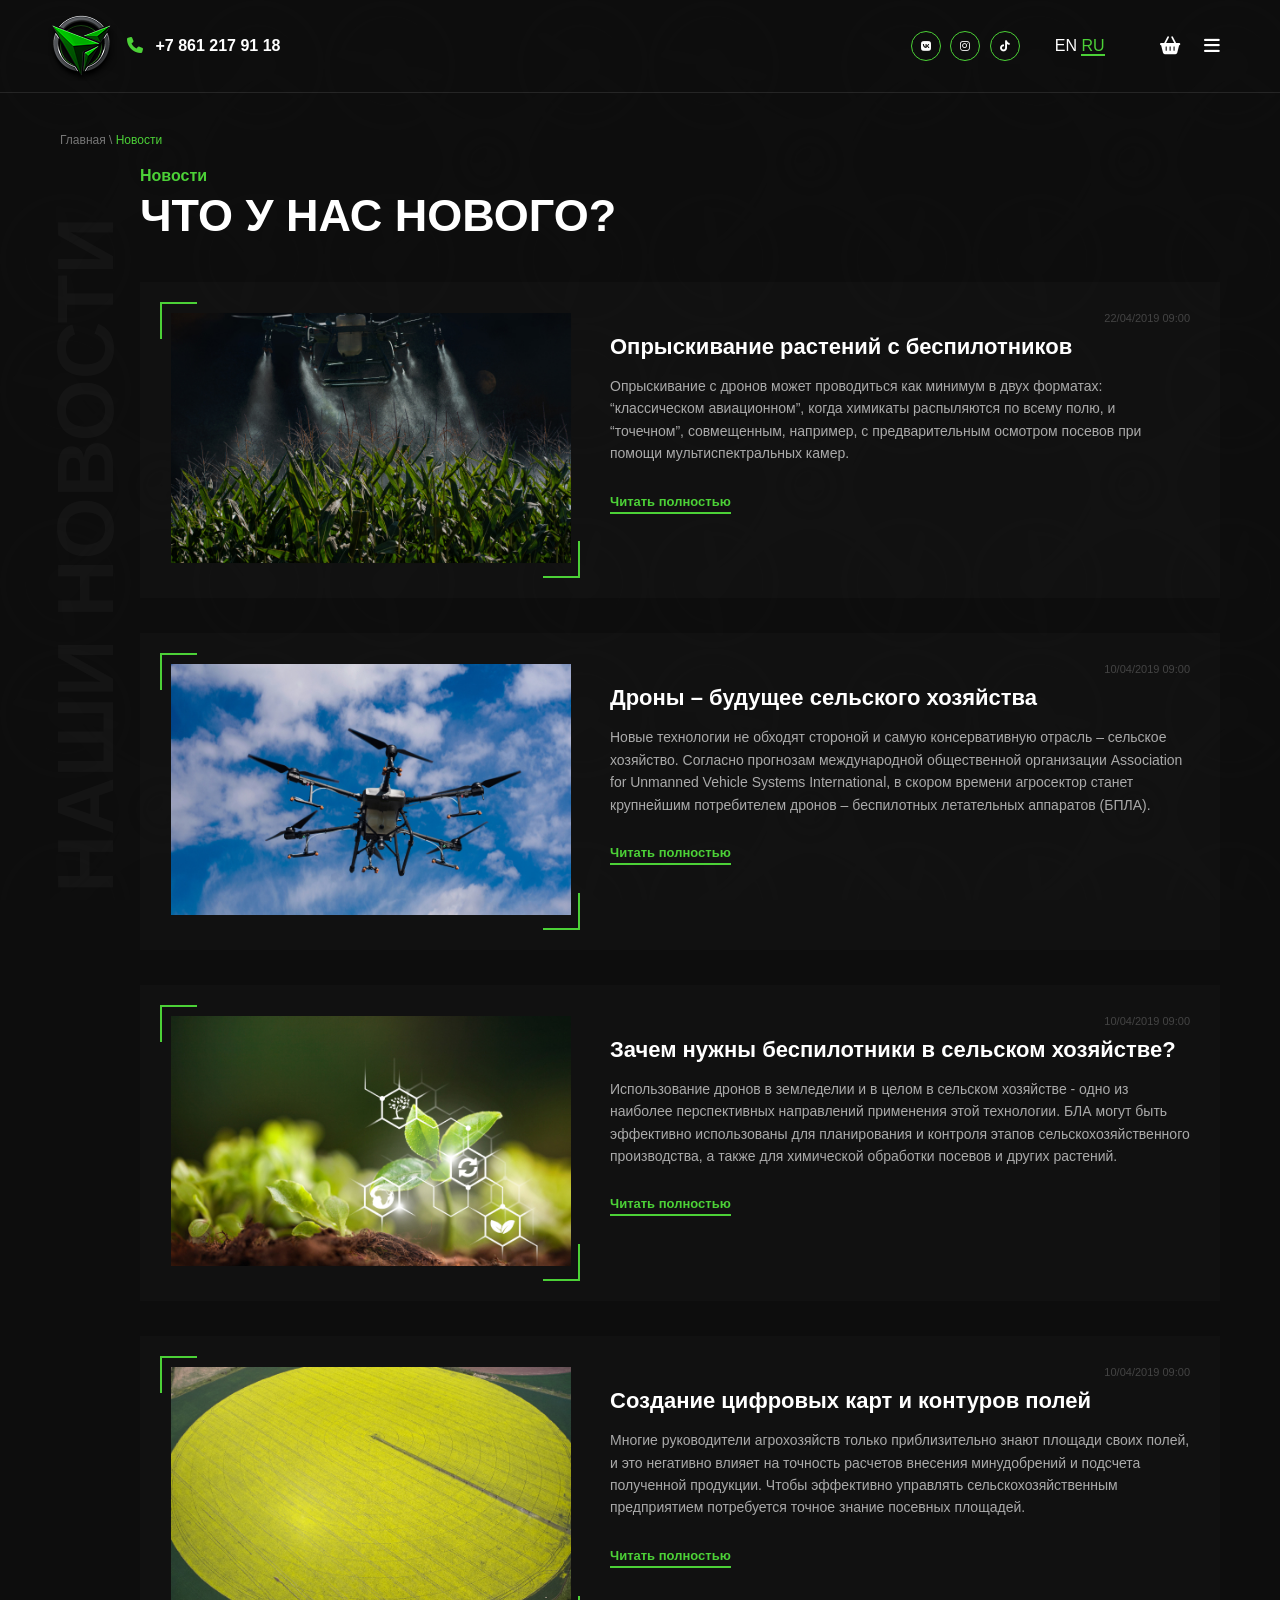
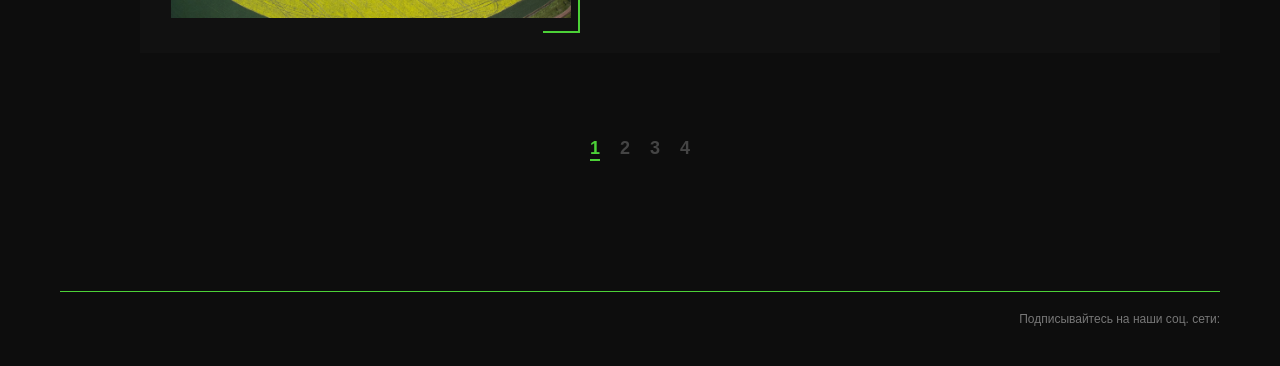
<file: Sofiya/index.html>
<!DOCTYPE html>
<html lang="ru">
<head>
    <meta charset="UTF-8">
    <title>Новости - Технологичный интерфейс</title>
    <link rel="stylesheet" href="https://cdnjs.cloudflare.com/ajax/libs/font-awesome/6.4.0/css/all.min.css">
    <link rel="stylesheet" href="style.css">
</head>
<body>

    <div class="topo-lines"></div>

    <header class="header">
        <div class="header__left">
            <div class="logo"><img src="./LogoAgroScout.png" alt="LogoAgroScout"></div>
            <a href="tel:+78612179118" class="phone"><i class="fa-solid fa-phone"></i> +7 861 217 91 18</a>
        </div>
        <div class="header__right">
            <div class="socials">
                <a href="#"><i class="fa-brands fa-vk"></i></a>
                <a href="#"><i class="fa-brands fa-instagram"></i></a>
                <a href="#"><i class="fa-brands fa-tiktok"></i></a>
            </div>
            <div class="lang-switch">
                <span>EN</span>
                <span class="active">RU</span>
            </div>
            <div class="user-actions">
                <a href="#"><i class="fa-solid fa-basket-shopping"></i></a>
                <a href="#"><i class="fa-solid fa-bars"></i></a>
            </div>
        </div>
    </header>

    <main class="main-content">
        <nav class="breadcrumb">Главная \ <span>Новости</span></nav>

        <section class="news-layout">
            <div class="vertical-decor">НАШИ НОВОСТИ</div>

            <div class="news-container">
                <div class="page-title">
                    <p class="accent-label">Новости</p>
                    <h1>ЧТО У НАС НОВОГО?</h1>
                </div>

                <div class="news-feed">
                    <article class="news-card">
                        <div class="news-card__img">
                            <img src="./image_dronefly.jpg" alt="news">
                            <div class="frame tl"></div>
                            <div class="frame br"></div>
                        </div>
                        <div class="news-card__info">
                            <div class="date">22/04/2019 09:00</div>
                            <h2>Опрыскивание растений с беспилотников</h2>
                            <p>Опрыскивание с дронов может проводиться как минимум в двух форматах: “классическом авиационном”, когда химикаты распыляются по всему полю, и “точечном”, совмещенным, например, с предварительным осмотром посевов при помощи мультиспектральных камер.</p>
                            <a href="#" class="more-link">Читать полностью</a>
                        </div>
                    </article>

                    <article class="news-card">
                        <div class="news-card__img">
                            <img src="./image_dronefly2.jpg" alt="news">
                            <div class="frame tl"></div>
                            <div class="frame br"></div>
                        </div>
                        <div class="news-card__info">
                            <div class="date">10/04/2019 09:00</div>
                            <h2>Дроны – будущее сельского хозяйства </h2>
                            <p>Новые технологии не обходят стороной и самую консервативную отрасль – сельское хозяйство. Согласно прогнозам международной общественной организации Association for Unmanned Vehicle Systems International, в скором времени агросектор станет крупнейшим потребителем дронов – беспилотных летательных аппаратов (БПЛА).</p>
                            <a href="#" class="more-link">Читать полностью</a>
                        </div>
                    </article>
                
                        
                    <article class="news-card">
                        <div class="news-card__img">
                            <img src="./image_dronefly3.jpg" alt="news">
                            <div class="frame tl"></div>
                            <div class="frame br"></div>
                        </div>
                        <div class="news-card__info">
                            <div class="date">10/04/2019 09:00</div>
                            <h2>Зачем нужны беспилотники в сельском хозяйстве?</h2>
                            <p>Использование дронов в земледелии и в целом в сельском хозяйстве - одно из наиболее перспективных направлений применения этой технологии. БЛА могут быть эффективно использованы для планирования и контроля этапов сельскохозяйственного производства, а также для химической обработки посевов и других растений. </p>
                            <a href="#" class="more-link">Читать полностью</a>
                        </div>
                    </article>
                </div>
                      
                    <article class="news-card">
                        <div class="news-card__img">
                            <img src="./image_dronefly4.jpg" alt="news">
                            <div class="frame tl"></div>
                            <div class="frame br"></div>
                        </div>
                        <div class="news-card__info">
                            <div class="date">10/04/2019 09:00</div>
                            <h2>Создание цифровых карт и контуров полей</h2>
                            <p>Многие руководители агрохозяйств только приблизительно знают площади своих полей, и это негативно влияет на точность расчетов внесения минудобрений и подсчета полученной продукции. Чтобы эффективно управлять сельскохозяйственным предприятием потребуется точное знание посевных площадей.</p>
                            <a href="#" class="more-link">Читать полностью</a>
                        </div>
                    </article>
                </div>
        </section>
         <div class="pagination">
    <a href="#" class="pagination__item active">1</a>
    <a href="#" class="pagination__item">2</a>
    <a href="#" class="pagination__item">3</a>
    <a href="#" class="pagination__item">4</a>
</div>
    </main>

    <footer class="site-footer">
        <div class="footer-line"></div>
        <div class="footer-bottom">
            <span>Подписывайтесь на наши соц. сети:</span>
        </div>
      
    </footer>

</body>
</html>
</file>
<file: Sofiya/style.css>
body {
  margin: 0;
  background-color: #0d0d0d;
  color: #fff;
  font-family: "Segoe UI", Arial, sans-serif;
}

.topo-lines {
  position: fixed;
  inset: 0;
  background-image: url("./Group.png");
  opacity: 0.1;
  z-index: -1;
}

.header {
  display: flex;
  justify-content: space-between;
  padding: 25px 60px;
  border-bottom: 1px solid rgba(255, 255, 255, 0.1);
  align-items: center;
}
.header__left {
  display: flex;
  align-items: center;
  gap: 25px;
}
.header__left .logo {
  width: 40px;
  height: 40px;
  border: 1px solid #4cd137;
  border-radius: 50%;
  display: flex;
  align-items: center;
  justify-content: center;
  color: #4cd137;
}
.header__left .phone {
  color: #fff;
  text-decoration: none;
  font-weight: bold;
}
.header__left .phone i {
  color: #4cd137;
  margin-right: 8px;
}
.header__right {
  display: flex;
  align-items: center;
  gap: 35px;
}
.header__right .socials a {
  display: inline-flex;
  width: 28px;
  height: 28px;
  border: 1px solid #4cd137;
  border-radius: 50%;
  align-items: center;
  justify-content: center;
  color: #fff;
  font-size: 11px;
  margin-left: 5px;
  text-decoration: none;
}
.header__right .lang-switch .active {
  color: #4cd137;
  border-bottom: 2px solid #4cd137;
}
.header__right .user-actions a {
  color: #fff;
  margin-left: 20px;
  font-size: 18px;
}

.main-content {
  padding: 20px 60px;
}
.main-content .breadcrumb {
  font-size: 12px;
  color: #777;
  margin: 20px 0;
}
.main-content .breadcrumb span {
  color: #4cd137;
}

.news-layout {
  display: flex;
  position: relative;
  padding-left: 80px;
}

.vertical-decor {
  position: absolute;
  left: -20px;
  top: 50px;
  writing-mode: vertical-rl;
  transform: rotate(180deg);
  font-size: 80px;
  font-weight: 900;
  color: rgba(255, 255, 255, 0.03);
}

.page-title {
  margin-bottom: 40px;
}
.page-title .accent-label {
  color: #4cd137;
  font-weight: bold;
  margin: 0;
}
.page-title h1 {
  font-size: 45px;
  margin: 5px 0;
  text-transform: uppercase;
}

.news-card {
  display: flex;
  gap: 40px;
  background: rgba(255, 255, 255, 0.02);
  padding: 30px;
  margin-bottom: 35px;
}
.news-card__img {
  position: relative;
  width: 400px;
  flex-shrink: 0;
}
.news-card__img img {
  width: 100%;
  border: 1px solid #111;
}
.news-card__img .frame {
  position: absolute;
  width: 35px;
  height: 35px;
  border: 2px solid #4cd137;
}
.news-card__img .frame.tl {
  top: -10px;
  left: -10px;
  border-right: none;
  border-bottom: none;
}
.news-card__img .frame.br {
  bottom: -10px;
  right: -10px;
  border-left: none;
  border-top: none;
}
.news-card__info {
  flex: 1;
}
.news-card__info .date {
  text-align: right;
  font-size: 11px;
  color: #444;
  margin-bottom: 10px;
}
.news-card__info h2 {
  font-size: 22px;
  margin: 0 0 15px;
}
.news-card__info p {
  color: #aaa;
  line-height: 1.6;
  font-size: 14px;
}
.news-card__info .more-link {
  color: #4cd137;
  font-weight: bold;
  text-decoration: none;
  border-bottom: 2px solid #4cd137;
  padding-bottom: 3px;
  display: inline-block;
  margin-top: 15px;
  font-size: 13px;
}

.pagination {
  display: flex;
  justify-content: center;
  gap: 20px;
  margin: 50px 0;
}
.pagination__item {
  color: #444;
  text-decoration: none;
  font-size: 18px;
  font-weight: bold;
  transition: 0.3s;
}
.pagination__item.active {
  color: #4cd137;
  border-bottom: 2px solid #4cd137;
}
.pagination__item:hover {
  color: #fff;
}

@media (max-width: 768px) {
  .header {
    padding: 15px 20px;
  }
  .header__right .socials, .header__right .lang-switch {
    display: none;
  }
  .hero {
    padding: 40px 20px;
  }
  .hero__content h1 {
    font-size: 32px;
  }
  .hero__content .features {
    grid-template-columns: 1fr;
  }
  .news-card {
    flex-direction: column;
    padding: 15px;
  }
  .news-card__img {
    width: 100%;
  }
}
.pagination {
  display: flex;
  justify-content: center;
  gap: 20px;
  margin-top: 50px;
}
.pagination span {
  color: #444;
  font-size: 18px;
  cursor: pointer;
}
.pagination span.active {
  color: #4cd137;
  border-bottom: 2px solid #4cd137;
}

.site-footer {
  margin-top: 60px;
  padding: 0 60px 40px;
}
.site-footer .footer-line {
  height: 1px;
  background: #4cd137;
  width: 100%;
  margin-bottom: 20px;
}
.site-footer .footer-bottom {
  text-align: right;
  color: #777;
  font-size: 12px;
}/*# sourceMappingURL=style.css.map */
</file>
